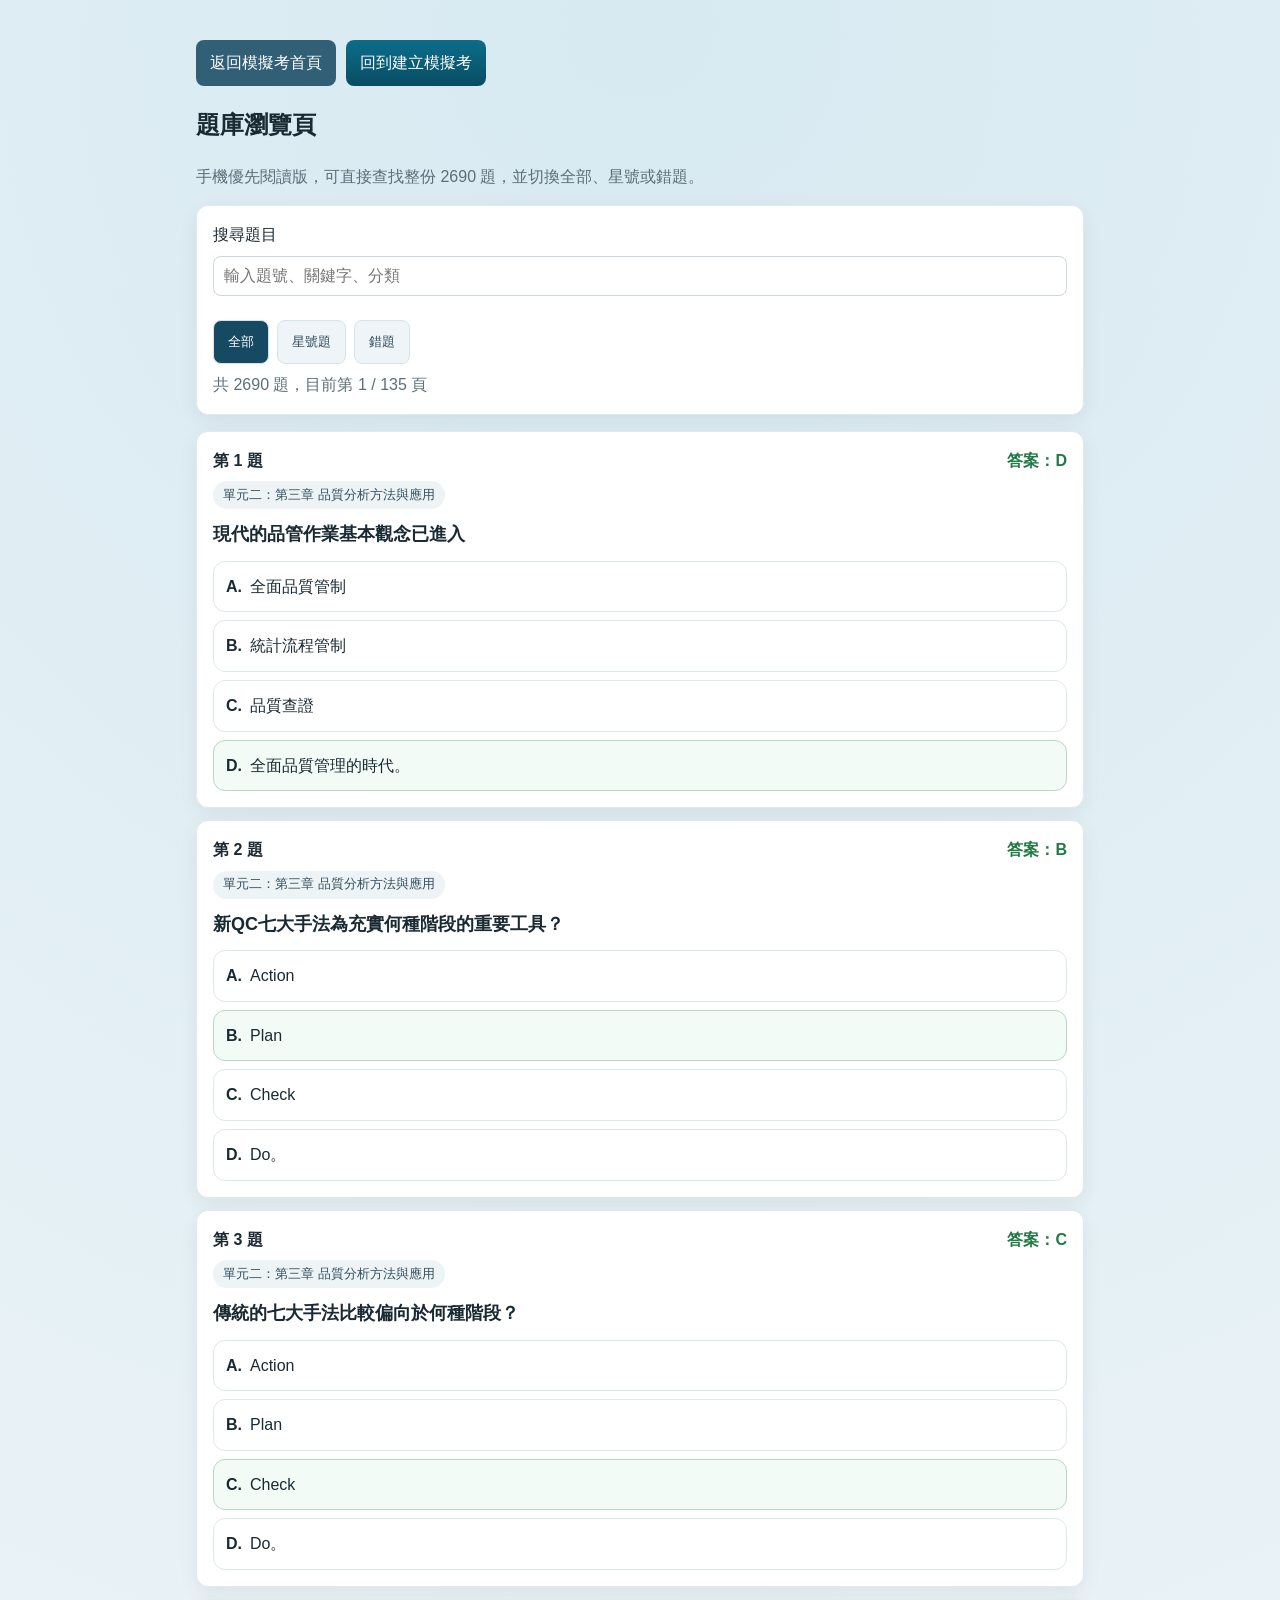
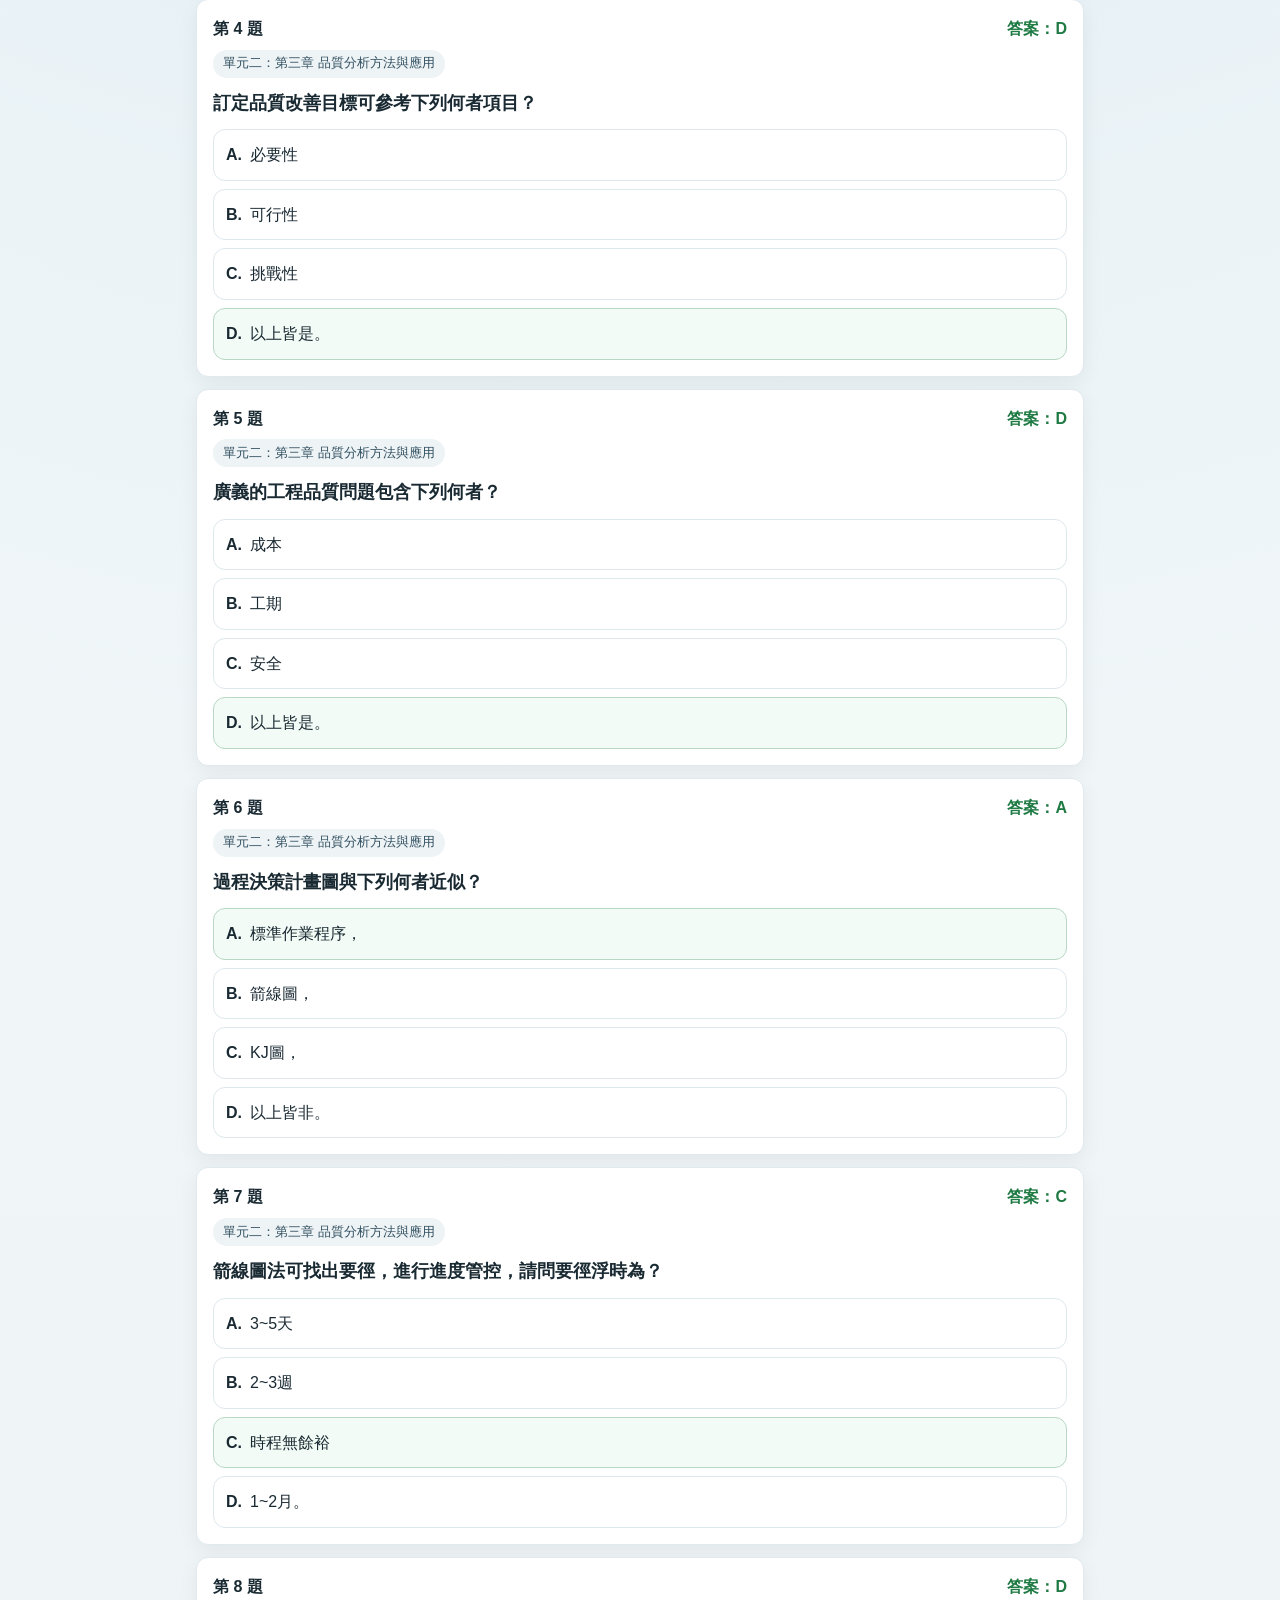
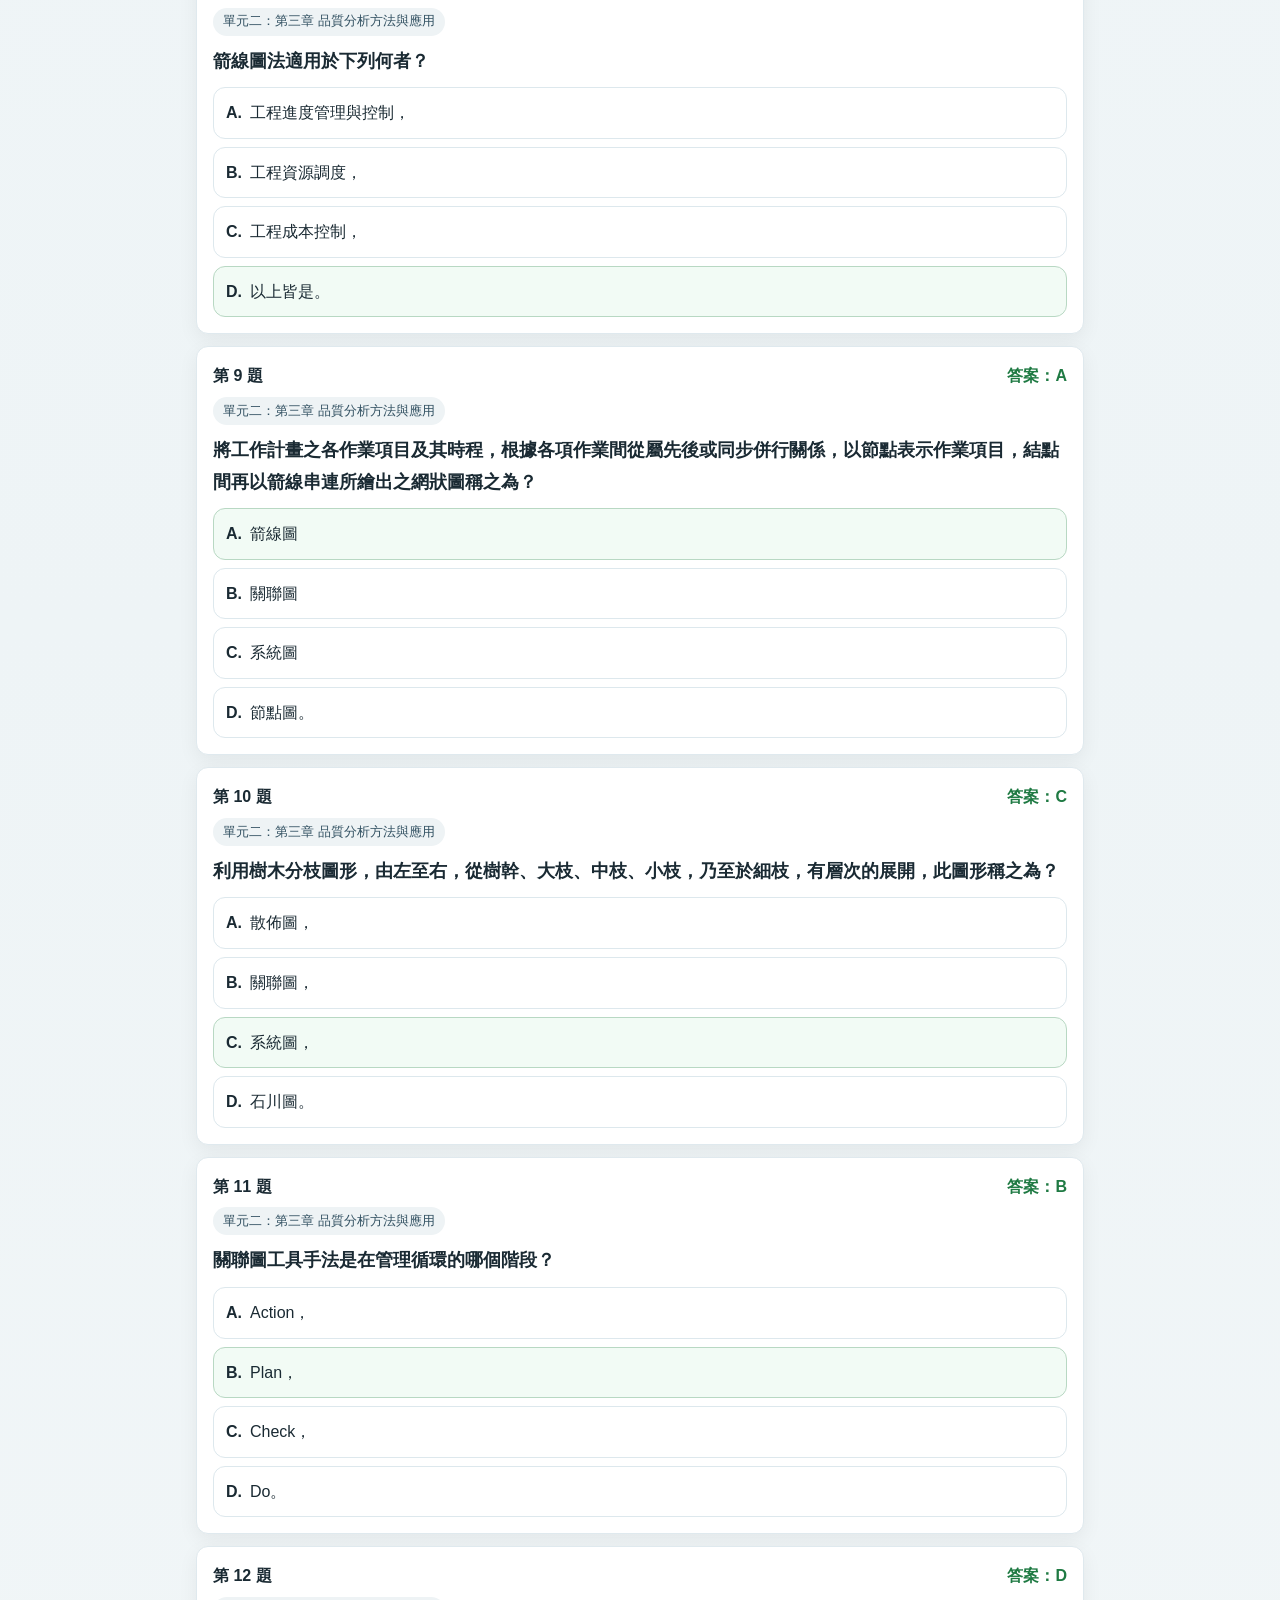
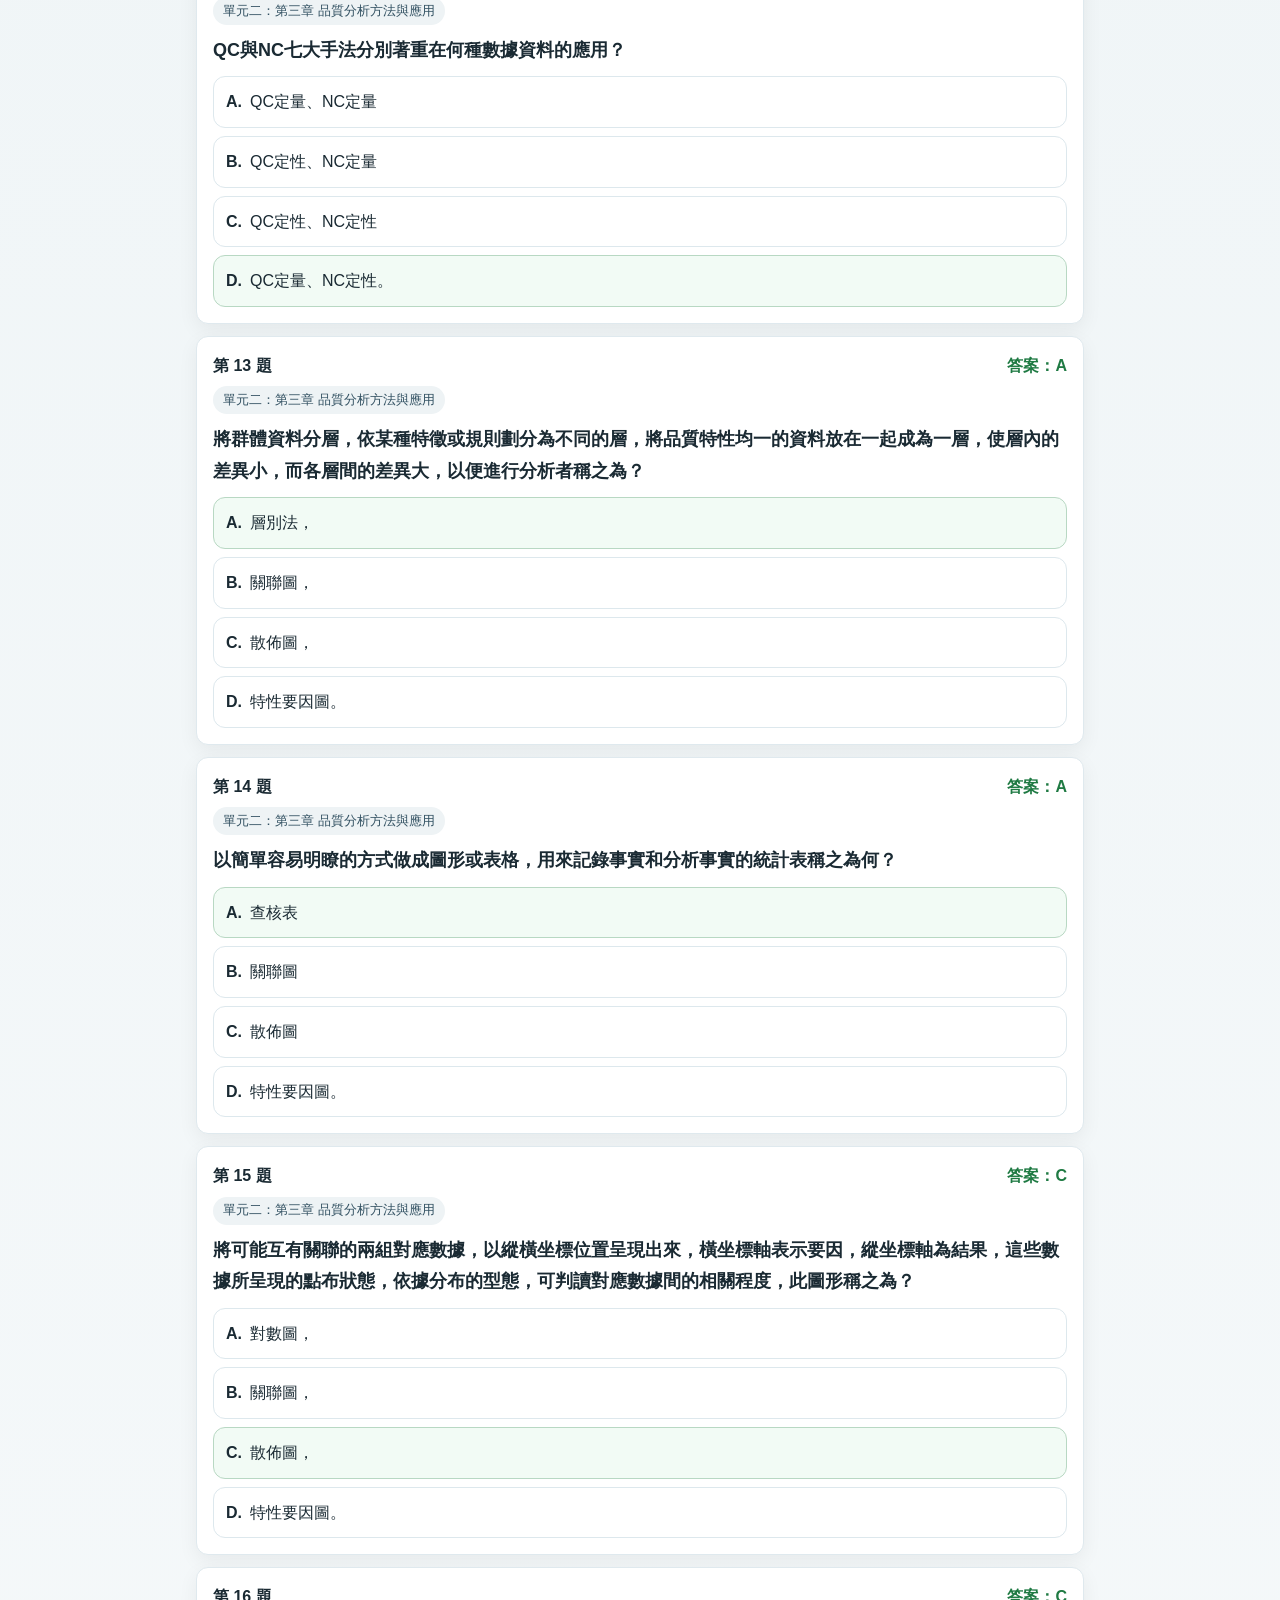
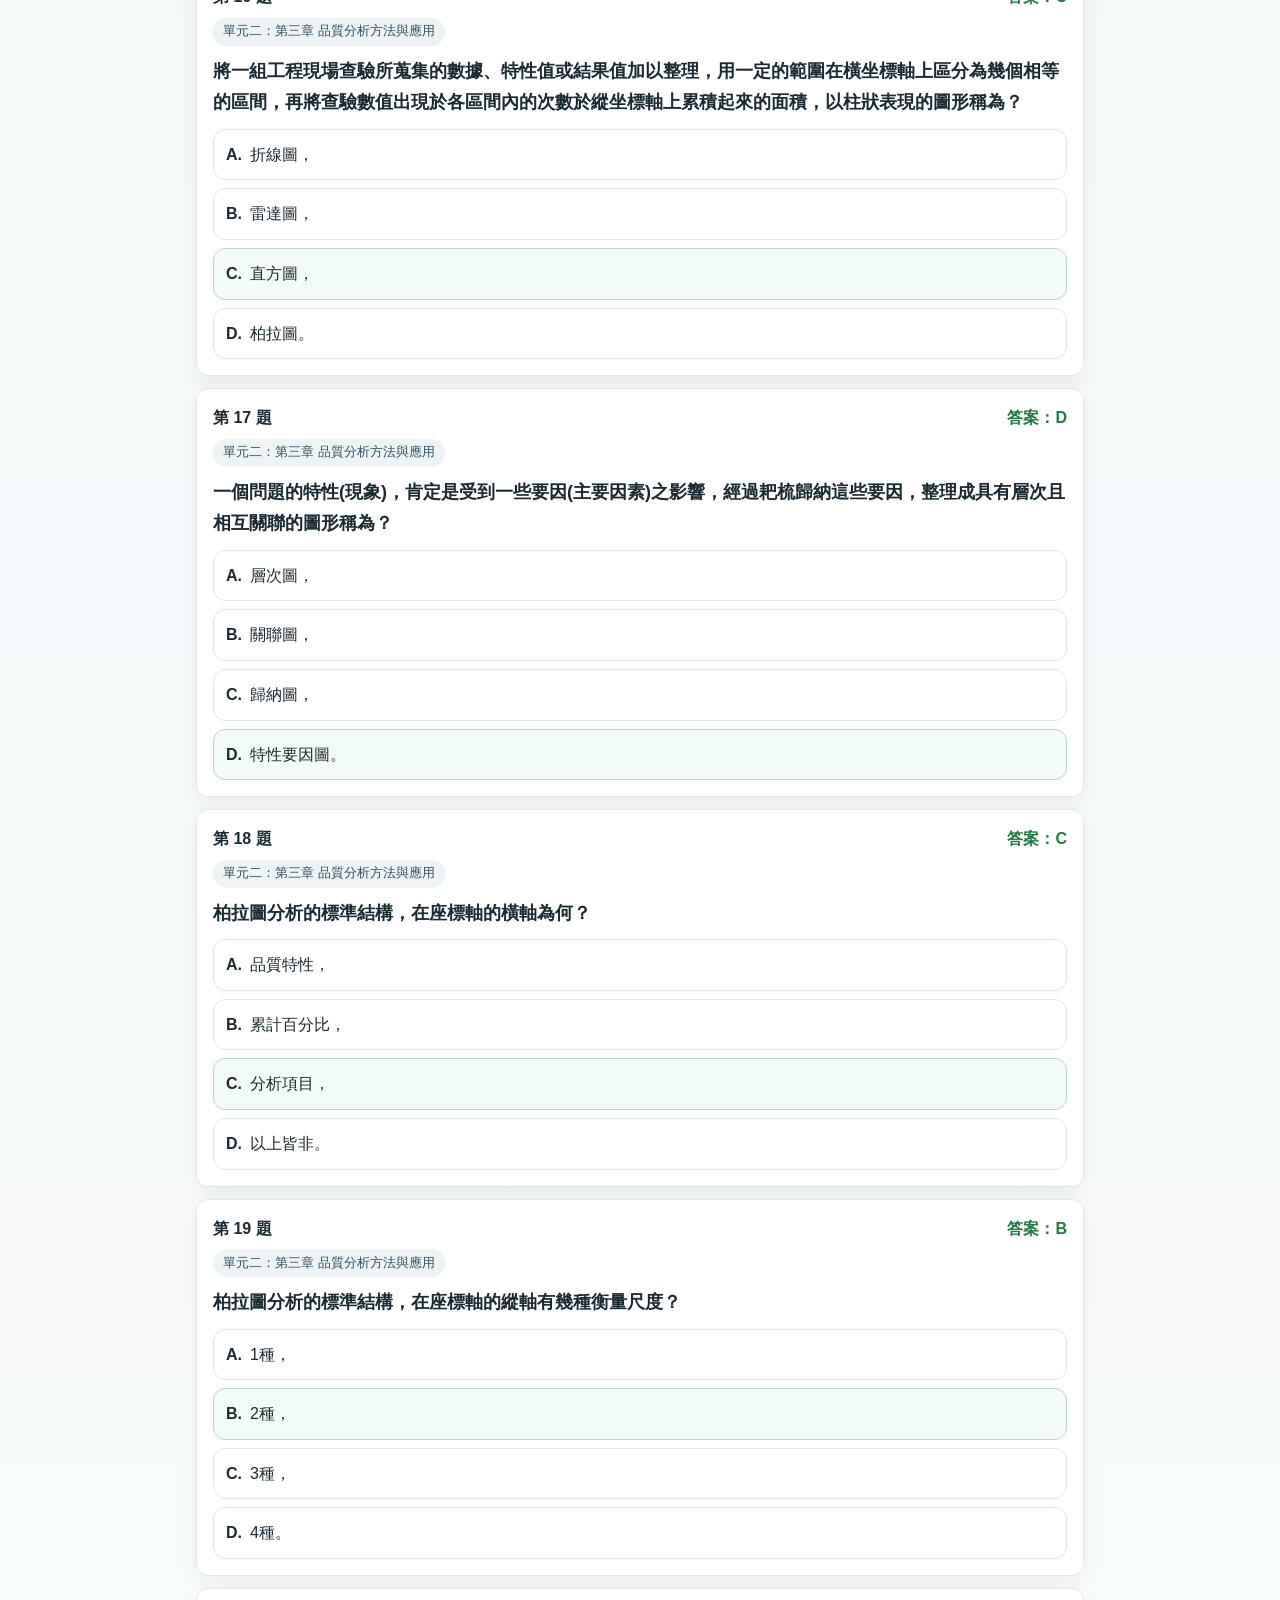
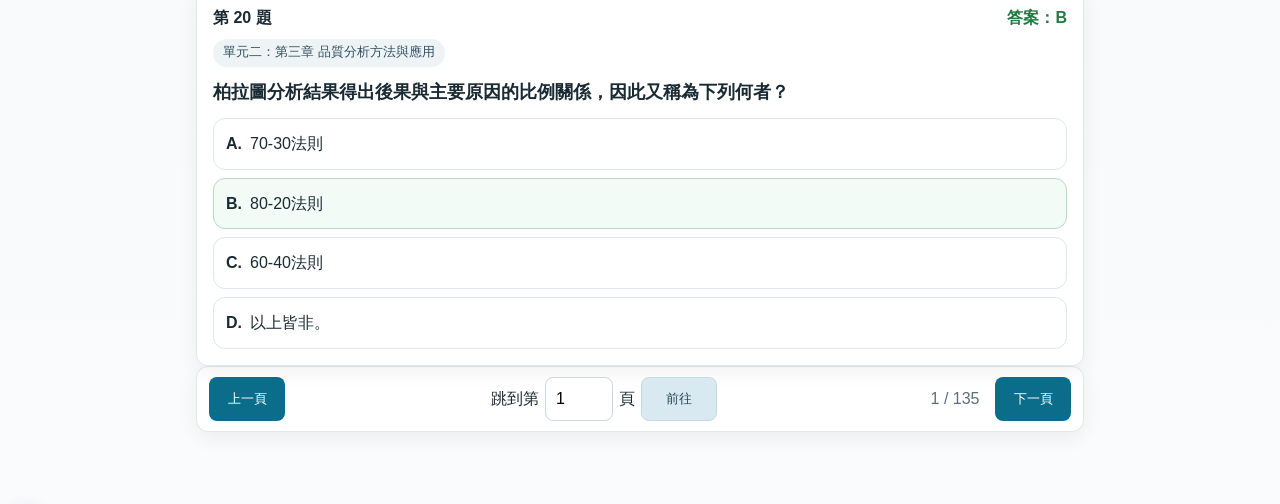
<file: docs/browse.html>
<!doctype html>
<html lang="zh-Hant">
  <head>
    <meta charset="UTF-8" />
    <meta
      name="viewport"
      content="width=device-width, initial-scale=1.0, maximum-scale=1.0, user-scalable=no, viewport-fit=cover"
    />
    <meta name="theme-color" content="#0c6d8a" />
    <meta name="apple-mobile-web-app-capable" content="yes" />
    <meta name="apple-mobile-web-app-status-bar-style" content="black-translucent" />
    <meta name="apple-mobile-web-app-title" content="題庫瀏覽" />
    <meta name="mobile-web-app-capable" content="yes" />
    <title>題庫瀏覽</title>
    <link rel="manifest" href="./manifest.webmanifest" />
    <link rel="stylesheet" href="./styles.css" />
  </head>
  <body class="browse-body">
    <main class="container browse-container">
      <section class="browse-hero">
        <div class="browse-top-actions">
          <a class="button-link nav-link" href="./index.html">返回模擬考首頁</a>
          <a class="button-link primary-link" href="./index.html#exam-builder">回到建立模擬考</a>
        </div>
        <h1>題庫瀏覽頁</h1>
        <p class="hint">手機優先閱讀版，可直接查找整份 2690 題，並切換全部、星號或錯題。</p>
      </section>

      <section class="card browse-toolbar">
        <label for="browse-search">搜尋題目</label>
        <input id="browse-search" type="search" placeholder="輸入題號、關鍵字、分類" />
        <div class="browse-filter-group">
          <button id="filter-all-btn" type="button" class="filter-btn active">全部</button>
          <button id="filter-starred-btn" type="button" class="filter-btn">星號題</button>
          <button id="filter-wrong-btn" type="button" class="filter-btn">錯題</button>
        </div>
        <div id="browse-summary" class="hint">讀取中...</div>
      </section>

      <section id="browse-list" class="browse-list"></section>

      <section class="card browse-pager">
        <button id="browse-prev-btn" type="button">上一頁</button>
        <div class="browse-jump">
          <label for="browse-page-input">跳到第</label>
          <input id="browse-page-input" type="number" min="1" inputmode="numeric" />
          <span>頁</span>
          <button id="browse-jump-btn" type="button" class="secondary-btn">前往</button>
        </div>
        <div id="browse-page-info" class="hint"></div>
        <button id="browse-next-btn" type="button">下一頁</button>
      </section>
    </main>

    <div class="browse-fab-group">
      <button id="scroll-top-btn" type="button" class="fab-btn" aria-label="回到最上面">↑</button>
      <button id="scroll-bottom-btn" type="button" class="fab-btn" aria-label="到最下面">↓</button>
    </div>

    <script src="./browse.js" type="module"></script>
  </body>
</html>
</file>
<file: docs/styles.css>
:root {
  --bg: #f4f8fb;
  --card: #ffffff;
  --text: #1a2a33;
  --primary: #0c6d8a;
  --primary-deep: #084d63;
  --secondary: #d9e9f1;
  --secondary-text: #264658;
  --nav: #164a63;
  --danger: #b33232;
  --ok: #1f7a43;
  --muted: #5c6f78;
  --card-border: #dfe9ee;
  --soft-blue: #eef7fb;
}

* {
  box-sizing: border-box;
  -webkit-tap-highlight-color: transparent;
}

body {
  margin: 0;
  font-family: "Noto Sans TC", "PingFang TC", sans-serif;
  background: linear-gradient(135deg, #eef7ff, #f7fbf7);
  color: var(--text);
  line-height: 1.6;
  -webkit-text-size-adjust: 100%;
  touch-action: manipulation;
}

.container {
  max-width: 980px;
  margin: 0 auto;
  padding: 24px 16px 56px;
}

h1 {
  margin-bottom: 20px;
}

.card {
  background: var(--card);
  border-radius: 12px;
  padding: 16px;
  margin-bottom: 16px;
  border: 1px solid var(--card-border);
  box-shadow: 0 6px 20px rgba(0, 0, 0, 0.06);
}

button {
  background: var(--primary);
  color: #fff;
  border: none;
  border-radius: 8px;
  padding: 10px 14px;
  cursor: pointer;
  margin-top: 8px;
  min-height: 44px;
}

button:hover {
  opacity: 0.92;
}

.primary-btn {
  background: linear-gradient(180deg, var(--primary), var(--primary-deep));
}

.secondary-btn {
  background: var(--secondary);
  color: var(--secondary-text);
  border: 1px solid #c4d9e3;
}

.button-link {
  display: inline-flex;
  align-items: center;
  justify-content: center;
  min-height: 44px;
  margin-top: 8px;
  padding: 10px 14px;
  border-radius: 8px;
  background: var(--nav);
  color: #fff;
  text-decoration: none;
}

.button-link.nav-link {
  background: #315f75;
}

.button-link.primary-link {
  background: linear-gradient(180deg, var(--primary), var(--primary-deep));
}

button.danger {
  background: var(--danger);
  margin-left: 8px;
}

input[type="number"],
input[type="file"],
input[type="url"],
input[type="search"],
input[type="text"],
input[type="email"],
input[type="password"],
select {
  width: 100%;
  margin-top: 8px;
  margin-bottom: 8px;
  padding: 10px;
  border: 1px solid #ccd7de;
  border-radius: 8px;
  font-size: 16px;
}

label[for="shuffle-options-toggle"] {
  display: flex;
  align-items: center;
  gap: 10px;
  margin-top: 8px;
}

input[type="checkbox"] {
  width: 18px;
  height: 18px;
}

.hidden {
  display: none;
}

#auth-form.hidden {
  display: none;
}

#auth-logged-in {
  display: flex;
  justify-content: flex-start;
}

#auth-logged-in.hidden {
  display: none;
}

.hint {
  color: var(--muted);
  margin-top: 8px;
}

.question {
  border: 1px solid #e8eef2;
  border-radius: 10px;
  padding: 14px;
  margin-bottom: 12px;
  background: linear-gradient(180deg, #ffffff, #fbfdfe);
}

.option-label {
  display: block;
  margin-top: 10px;
  padding: 12px;
  border: 1px solid #dbe5ea;
  border-radius: 10px;
  background: #ffffff;
  line-height: 1.65;
}

.option-label input[type="radio"] {
  transform: scale(1.25);
  margin-right: 10px;
}

.star-toggle {
  background: #f1f5f8;
  color: #1f3b4a;
  border: 1px solid #cfdbe2;
  margin-top: 0;
}

.star-toggle.active {
  background: #f8c947;
  color: #3b2a00;
  border-color: #e6b936;
  font-weight: 700;
}

.question-header {
  display: flex;
  align-items: center;
  justify-content: space-between;
  gap: 10px;
  margin-bottom: 8px;
}

.question-header p {
  margin: 0;
  flex: 1;
}

.exam-nav {
  display: flex;
  gap: 8px;
  margin-top: 10px;
  align-items: center;
}

.exam-nav button {
  flex: 1;
  margin-top: 0;
}

.exam-jump {
  display: flex;
  align-items: center;
  gap: 6px;
  flex: 1.2;
}

.exam-jump input[type="number"] {
  width: 72px;
  min-height: 44px;
  margin: 0;
  padding: 8px 10px;
}

.exam-jump button {
  width: auto;
  flex: 0 0 auto;
}

.result-ok {
  color: var(--ok);
  font-weight: 700;
}

.result-bad {
  color: var(--danger);
  font-weight: 700;
}

#history-list .question {
  background: #fcfeff;
}

#starred-list .question {
  background: #fffdf7;
}

#wrong-list .question {
  background: #fff8f8;
  position: relative;
}

.option-preview {
  margin: 8px 0 0;
  padding-left: 18px;
}

.option-preview li {
  margin: 4px 0;
}

.option-preview li.option-answer {
  color: var(--ok);
  font-weight: 700;
}

.result-options {
  list-style: none;
  margin: 10px 0 12px;
  padding: 0;
  display: grid;
  gap: 8px;
}

.result-option {
  display: grid;
  grid-template-columns: auto 1fr auto;
  gap: 8px;
  align-items: center;
  padding: 10px 12px;
  border-radius: 10px;
  border: 1px solid #dde8ed;
  background: #ffffff;
}

.result-option-correct {
  border-color: #b8d8c3;
  background: #f2fbf5;
}

.result-option-picked {
  box-shadow: inset 0 0 0 1px rgba(12, 109, 138, 0.22);
}

.result-option-key {
  font-weight: 700;
}

.result-option-text {
  min-width: 0;
}

.result-badge {
  display: inline-flex;
  align-items: center;
  justify-content: center;
  min-height: 28px;
  padding: 2px 10px;
  border-radius: 999px;
  font-size: 13px;
  font-weight: 700;
  white-space: nowrap;
}

.result-badge-correct {
  background: #dff4e6;
  color: #136236;
}

.result-badge-picked {
  background: #dceff6;
  color: #0d546b;
}

.wrong-mark {
  position: absolute;
  right: 12px;
  top: 10px;
  color: #c62828;
  font-size: 20px;
  font-weight: 800;
}

.browse-body {
  background:
    radial-gradient(circle at top, rgba(11, 127, 171, 0.12), transparent 28%),
    linear-gradient(180deg, #f3f8fb, #eef4f6 45%, #f9fbfc);
}

.browse-container {
  max-width: 920px;
}

.browse-hero {
  margin-bottom: 16px;
  padding-top: calc(env(safe-area-inset-top) + 8px);
}

.browse-top-actions {
  display: flex;
  gap: 10px;
  flex-wrap: wrap;
  margin-bottom: 12px;
}

.browse-toolbar {
  position: static;
}

.browse-filter-group {
  display: flex;
  gap: 8px;
  margin-top: 8px;
  flex-wrap: wrap;
}

.filter-btn {
  background: #eef4f7;
  color: #2f4d5e;
  border: 1px solid #d7e3ea;
}

.filter-btn.active {
  background: var(--nav);
  color: #fff;
}

.browse-list {
  display: grid;
  gap: 12px;
}

.browse-card {
  margin-bottom: 0;
}

.browse-card-head {
  display: flex;
  justify-content: space-between;
  gap: 10px;
  margin-bottom: 8px;
}

.browse-card-head p {
  margin: 0;
}

.browse-no {
  font-weight: 700;
}

.browse-answer {
  color: var(--ok);
  font-weight: 700;
}

.browse-tags {
  display: flex;
  flex-wrap: wrap;
  gap: 6px;
  margin-bottom: 10px;
}

.browse-tag {
  display: inline-flex;
  align-items: center;
  min-height: 28px;
  padding: 2px 10px;
  border-radius: 999px;
  background: #eef3f5;
  color: #315061;
  font-size: 13px;
}

.browse-tag-star {
  background: #fff0b8;
  color: #6b4f00;
}

.browse-tag-wrong {
  background: #ffe0e0;
  color: #a22b2b;
}

.browse-question {
  margin: 0 0 10px;
  font-size: 18px;
  line-height: 1.75;
}

.browse-options {
  list-style: none;
  margin: 0;
  padding: 0;
  display: grid;
  gap: 8px;
}

.browse-option {
  display: grid;
  grid-template-columns: auto 1fr;
  gap: 8px;
  padding: 12px;
  border-radius: 12px;
  border: 1px solid #dde8ed;
  background: #ffffff;
}

.browse-option-answer {
  border-color: #b8d8c3;
  background: #f2fbf5;
}

.browse-option-key {
  font-weight: 700;
}

.browse-pager {
  display: flex;
  align-items: center;
  justify-content: space-between;
  gap: 8px;
  padding: 10px 12px;
}

.browse-jump {
  display: flex;
  align-items: center;
  gap: 6px;
  flex: 1;
  justify-content: center;
}

.browse-jump input[type="number"] {
  width: 68px;
  min-height: 44px;
  margin: 0;
  padding: 8px 10px;
}

.browse-pager .hint {
  margin: 0;
  min-width: 64px;
  text-align: center;
}

.browse-pager button {
  width: auto;
  min-width: 76px;
  min-height: 44px;
  margin-top: 0;
  padding: 8px 12px;
}

.browse-fab-group {
  position: fixed;
  right: 14px;
  bottom: 16px;
  display: grid;
  gap: 10px;
  z-index: 40;
  touch-action: none;
  user-select: none;
  cursor: grab;
}

.browse-fab-group.dragging {
  cursor: grabbing;
}

.fab-btn {
  width: 52px;
  height: 52px;
  min-height: 52px;
  margin-top: 0;
  padding: 0;
  border-radius: 999px;
  background: linear-gradient(180deg, var(--primary), var(--primary-deep));
  box-shadow: 0 10px 20px rgba(8, 77, 99, 0.24);
  font-size: 22px;
  font-weight: 800;
}

@media (max-width: 820px) {
  body {
    background:
      radial-gradient(circle at top left, rgba(11, 127, 171, 0.08), transparent 30%),
      linear-gradient(180deg, #f4f8fb, #eef5f7 42%, #f8fafb);
  }

  .container {
    max-width: 100%;
    padding: 10px 10px calc(118px + env(safe-area-inset-bottom));
  }

  h1 {
    font-size: 24px;
    line-height: 1.25;
    margin: 8px 4px 14px;
  }

  .card {
    border-radius: 18px;
    padding: 14px;
    margin-bottom: 12px;
    box-shadow: 0 10px 24px rgba(26, 42, 51, 0.08);
  }

  #exam-section {
    padding-bottom: calc(84px + env(safe-area-inset-bottom));
  }

  .card h2 {
    margin-top: 0;
    margin-bottom: 10px;
    font-size: 18px;
  }

  .hint {
    font-size: 14px;
    line-height: 1.6;
  }

  button {
    width: 100%;
    padding: 12px 14px;
    border-radius: 12px;
    font-size: 16px;
    font-weight: 700;
  }

  .button-link {
    width: 100%;
    border-radius: 12px;
    font-size: 16px;
    font-weight: 700;
  }

  button.danger {
    margin-left: 0;
  }

  #auth-form,
  #result-list,
  #starred-list,
  #wrong-list,
  #history-list {
    display: grid;
    gap: 10px;
  }

  #score {
    position: sticky;
    top: 8px;
    z-index: 5;
    padding: 10px 12px;
    border-radius: 14px;
    background: var(--soft-blue);
    border: 1px solid #d4e6ee;
    margin-bottom: 12px;
    font-weight: 700;
  }

  .question {
    border-radius: 14px;
    padding: 14px 12px;
  }

  .question p {
    margin: 0 0 8px;
    font-size: 15px;
    line-height: 1.7;
    word-break: break-word;
  }

  .question-header {
    align-items: flex-start;
    gap: 12px;
  }

  .question-header p {
    font-size: 17px;
    font-weight: 700;
    line-height: 1.7;
  }

  .star-toggle {
    width: auto;
    min-width: 90px;
    padding: 10px 12px;
    flex-shrink: 0;
  }

  .option-label {
    padding: 13px 12px;
    border-radius: 14px;
    margin-top: 8px;
    font-size: 16px;
    box-shadow: 0 2px 0 rgba(26, 42, 51, 0.03);
  }

  .exam-nav {
    position: fixed;
    left: 0;
    right: 0;
    bottom: 0;
    display: grid;
    grid-template-columns: 1fr 1.35fr 1fr 1fr;
    padding: 10px 10px calc(10px + env(safe-area-inset-bottom));
    background: rgba(255, 255, 255, 0.98);
    border-top: 1px solid #d6e2e8;
    backdrop-filter: blur(8px);
    z-index: 50;
  }

  .exam-nav button {
    font-size: 15px;
  }

  .exam-jump {
    min-width: 0;
    gap: 4px;
    justify-content: center;
  }

  .exam-jump input[type="number"] {
    width: 54px;
    min-height: 40px;
    padding: 6px 8px;
    font-size: 14px;
  }

  .exam-jump button {
    min-width: 54px;
    min-height: 40px;
    padding: 8px 8px;
    font-size: 13px;
  }

  .exam-jump label,
  .exam-jump span {
    font-size: 13px;
  }

  .option-preview {
    padding-left: 20px;
  }

  .option-preview li {
    line-height: 1.7;
  }

  .result-option {
    grid-template-columns: auto 1fr;
  }

  .result-badge {
    grid-column: 2;
    justify-self: start;
  }

  .wrong-mark {
    right: 10px;
    top: 8px;
  }

  .browse-hero {
    padding: calc(env(safe-area-inset-top) + 14px) 2px 0;
  }

  .browse-top-actions {
    display: grid;
    grid-template-columns: 1fr 1fr;
    gap: 8px;
    margin-bottom: 14px;
  }

  .browse-toolbar {
    top: auto;
  }

  .browse-filter-group {
    display: grid;
    grid-template-columns: 1fr 1fr 1fr;
  }

  .browse-card-head {
    flex-direction: column;
    align-items: flex-start;
    gap: 4px;
  }

  .browse-question {
    font-size: 18px;
  }

  .browse-option {
    padding: 12px 10px;
    line-height: 1.7;
  }

  .browse-pager {
    position: sticky;
    bottom: 0;
    display: grid;
    grid-template-columns: auto 1fr auto;
    align-items: center;
    gap: 8px;
    padding: 8px 8px calc(8px + env(safe-area-inset-bottom));
    background: rgba(255, 255, 255, 0.96);
    border-radius: 18px 18px 0 0;
  }

  .browse-fab-group {
    right: 10px;
    bottom: calc(78px + env(safe-area-inset-bottom));
  }

  .fab-btn {
    width: 48px;
    height: 48px;
    min-height: 48px;
    font-size: 20px;
  }

  .browse-jump {
    min-width: 0;
    justify-content: center;
    flex-wrap: nowrap;
  }

  .browse-jump input[type="number"] {
    width: 56px;
    min-height: 40px;
    padding: 6px 8px;
    font-size: 15px;
  }

  .browse-pager button {
    width: auto;
    min-width: 64px;
    min-height: 40px;
    padding: 8px 10px;
    font-size: 14px;
  }

  .browse-pager .hint {
    display: none;
  }

  .browse-jump label,
  .browse-jump span {
    font-size: 13px;
  }
}
</file>
